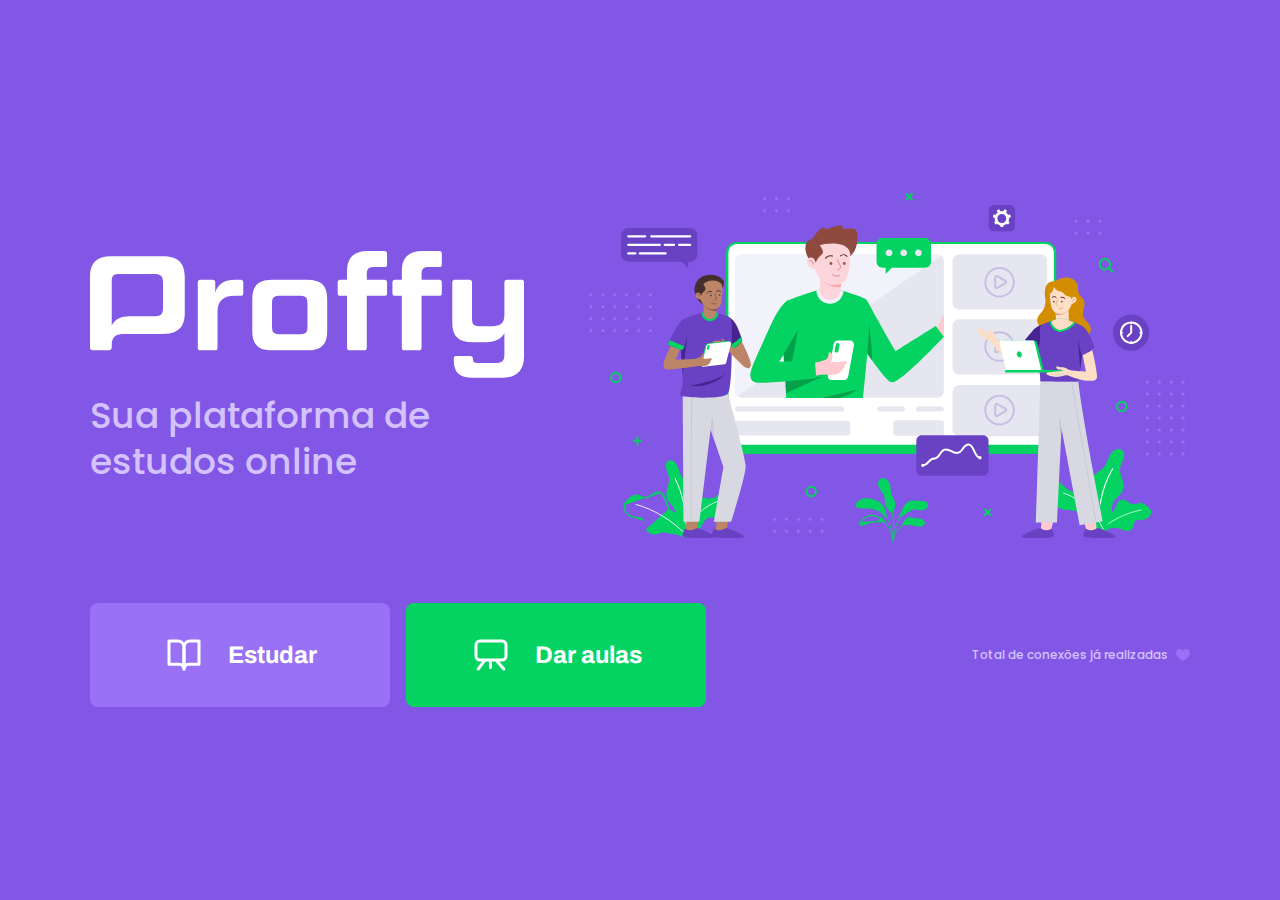
<file: index.html>
<!-- ALGUNS COMANDOS: -->
<!-- ctrl + b = deixar a barra lateral minimizada -->
<!-- ctrl + shift + r = hard reload, que busca novas informações no arquivo além do cache -->

<!DOCTYPE html>
<html lang="pt_br"> <!-- "lang" é um atributo -> corresponde a linguagem, nesse caso -->

<head><!-- uma das tags principais do HTML -> configurações do documento -->
    <meta charset="UTF-8"> 
    <meta name="viewport" content="width=device-width, initial-scale=1.0">
    <meta name="theme-color" content="8257E5">
    <title>Proffy | Sua plataforma de estudos online</title> <!-- título da página (aba do navegador) -->
    
    <link rel="shortcut icon" href="/images/favicon.png" type="image/png">
    <link rel="stylesheet" href="/styles/main.css"> <!-- tag para puxar o link do CSS de um arquivo de fora -->
    <link rel="stylesheet" href="/styles/partials/page-landing.css">
    <link rel="stylesheet" href="styles/partials/forms.css">
    
    <link href="https://fonts.googleapis.com/css2?family=Archivo:wght@400;700&amp;family=Poppins:wght@400;600&amp;display=swap" rel="stylesheet"> <!-- Tag de link para a fonte que será usada no CSS -->
</head>

<body id="page-landing"><!-- uma das tags principais do HTML -> conteúdo visível -->
    
    <div id="container"> <!--Caixa de auxílio de estilização-->
        
        <div class="logo-container"> <!--Emmet gera divs com classes automáticas a partir da digitação do ponto (.) seguido do nome da classe desejada-->
            <img src="/images/logo.svg" alt="Proffy">
            <h2>Sua plataforma de estudos online</h2>
        </div>
        <img class= "hero-image" src="/images/landing.svg" alt="Plataforma de Estudos"> <!--Imagem da página principal-->
        
        <div class="buttons-container">
            <a class= "study" href="/study.html"> <!--tag correspondente a hyperlinks-->
                <img src="/images/icons/study.svg" alt="Estudar">
                Estudar
            </a>
            <a class="give-classes" href="/give-classes.html">
                <img src="/images/icons/give-classes.svg" alt="Dar aulas">
                Dar aulas
            </a>
        </div>

        <p class="total-connections">
            Total de conexões já realizadas
            <img src="/images/icons/purple-heart.svg" alt="Coração Roxo">
        </p>
        <!-- <h1>Proffy</h1>: tag de heading, ou seja, para títulos -->
        <!-- <p>Sua plataforma de estudos online</p>:tag de paragraph, ou seja, de texto -->
        <!--<img src="" alt="Logo">: tag de imagem, contendo a fonte (source - src) e uma alternativa a mesma (alt, que também é usado pra deficientes visuais) -->
        <!--<button>Estudar</button>: tag de botão -->
        
    </div>
     
</body>
</html>
</file>
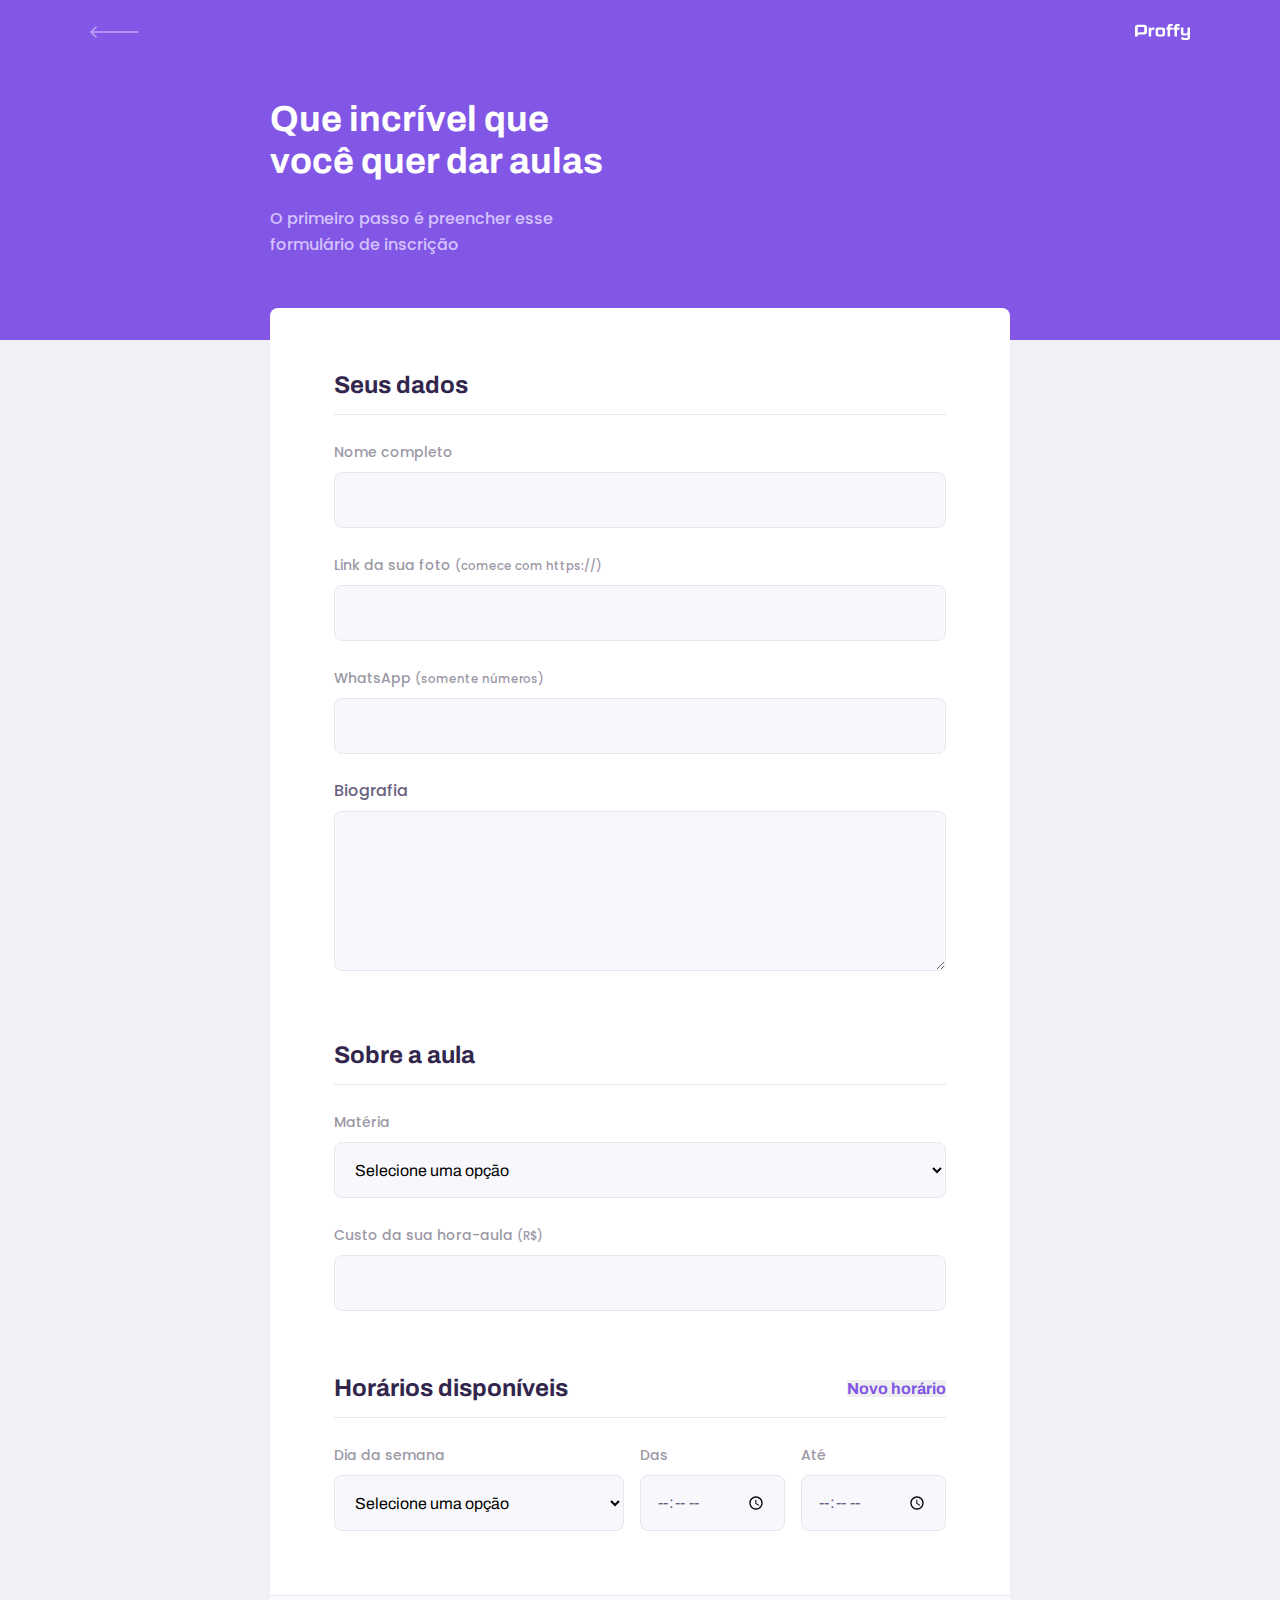
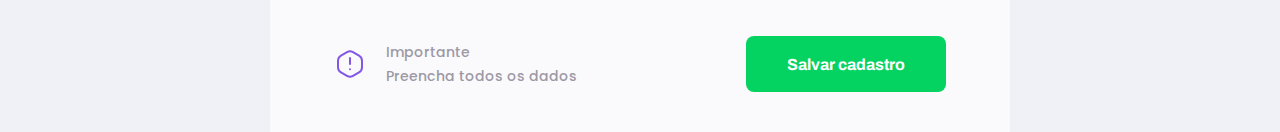
<file: give-classes.html>
<!-- ALGUNS COMANDOS: -->
<!-- ctrl + b = deixar a barra lateral minimizada -->
<!-- ctrl + shift + r = hard reload, que busca novas informações no arquivo além do cache -->

<!DOCTYPE html>
<html lang="pt_br"> <!-- "lang" é um atributo -> corresponde a linguagem, nesse caso -->

<head><!-- uma das tags principais do HTML -> configurações do documento -->
    <meta charset="UTF-8"> 
    <meta name="viewport" content="width=device-width, initial-scale=1.0">
    <title>Proffy | Sua plataforma de estudos online</title> <!-- título da página (aba do navegador) -->
    
    <link rel="shortcut icon" href="/images/favicon.png" type="image/png">
    <link rel="stylesheet" href="/styles/main.css"> <!-- tag para puxar o link do CSS de um arquivo de fora -->
    <link rel="stylesheet" href="/styles/partials/header.css">
    <link rel="stylesheet" href="/styles/partials/page-give-classes.css">
    <link rel="stylesheet" href="/styles/partials/forms.css">
    
    <link href="https://fonts.googleapis.com/css2?family=Archivo:wght@400;700&amp;family=Poppins:wght@400;600&amp;display=swap" rel="stylesheet"> <!-- Tag de link para a fonte que será usada no CSS -->

    <script src="/scripts/addField.js" defer></script> <!-- Referência do script do JavaScript que será utilizado no documento-->

</head>

<body id="page-give-classes"><!-- uma das tags principais do HTML -> conteúdo visível -->
    
    <div id="container"> <!--Caixa de auxílio de estilização-->
        <header class="page-header">
            <div class="top-bar-container">
                <a href="/"> <!--Referência com a "/" corresponde a um retorno para a página inicial-->
                    <img src="/images/icons/back.svg" alt="Voltar"> 
                </a>
                <img src="/images/logo.svg" alt="Proffy">
            </div>
            <div class="header-content">
                <strong>Que incrível que você quer dar aulas</strong> <!--tag de texto em negrito-->
                <p>O primeiro passo é preencher esse formulário de inscrição</p>
            </div>
        </header>
        
        <main> <!--Parte principal da página em questão-->
            <form action="" id="create-class">
                <fieldset>
                    <legend>Seus dados</legend>
                    <div class="input-block">
                        <label for="name">Nome completo</label>
                        <input name="name" id="name" required> <!--o que tem escrito "required" significa o campo deve ser preenchido-->
                    </div>
                    <div class="input-block">
                        <label for="avatar">Link da sua foto <small>(comece com https://)</small></label> <!--a tag <small> é para que o texto fique pequeno-->
                        <input name="avatar" id="avatar" type="url" required>
                    </div>
                    <div class="input-block">
                        <label for="whatsapp">WhatsApp <small>(somente números)</small></label>
                        <input name="whatsapp" id="whatsapp" type="number" required>
                    </div>
                    <div class="textarea-block">
                        <label for="bio">Biografia</label>
                        <textarea name="bio" id="bio" required></textarea> <!--área de texto que deve ficar em linha no código pra não quebrar a página-->
                    </div>
                </fieldset>
                
                <fieldset>
                    <legend>Sobre a aula</legend>
                    <div class="select-block">
                        <label for="subject">Matéria</label>
                        <select name="subject" id="subject" required>
                            <option value="">Selecione uma opção</option>
                            <option value="1">Artes</option> <!--o valor da option será para identificar ela no formulário quando ele for enviado-->
                            <option value="2">Biologia</option>
                            <option value="3">Ciências</option>
                            <option value="4">Educação física</option>
                            <option value="5">Física</option>
                            <option value="6">Geografia</option>
                            <option value="7">História</option>
                            <option value="8">Matemática</option>
                            <option value="9">Português</option>
                            <option value="10">Química</option>
                        </select>
                    </div>
                    <div class="input-block">
                        <label for="cost">Custo da sua hora-aula 
                            <small>(R$)</small>
                        </label>
                        <input type="cost" name="cost" id="number" required>
                    </div>
                </fieldset>
                
                <fieldset id="schedule-items">
                    <legend>
                        Horários disponíveis
                        <button type="button" id="add-time">Novo horário</button>
                    </legend>

                    <div class="schedule-item">
                        <div class="select-block">
                            <label for="weekday">Dia da semana</label>
                            <select name="weekday[]" required>
                                <option value="">Selecione uma opção</option>
                                <option value="0">Domingo</option>
                                <option value="1">Segunda-feira</option>
                                <option value="2">Terça-feira</option>
                                <option value="3">Quarta-feira</option>
                                <option value="4">Quinta-feira</option>
                                <option value="5">Sexta-feira</option>
                                <option value="6">Sábado</option>
                            </select>
                        </div>

                        <div class="input-block">
                            <label for="time_from">Das</label>
                            <input type="time" name="time_from[]" required> 
                        </div>

                        <div class="input-block">
                            <label for="time_to">Até</label>
                            <input type="time" name="time_to[]" required>
                        </div>
                    </div>
                    
                </fieldset>
            </form>

            <footer>
                <p>
                    <img src="/images/icons/warning.svg" alt="Aviso importante">
                    Importante <br> Preencha todos os dados <!-- tag <br> é de quebra de linha-->
                </p>
                <button type="submit" form="create-class">Salvar cadastro</button>
            </footer>
        </main>
    </div>
     
</body>
</html>
</file>
<file: styles/main.css>
/* [CSS] Cascading Style Sheet: Folha de estilo em cascata
    Respeito das forças de cascata entre os elementos de CSS:
        ID (valor único, não pode se repetir no documento) > Class > Tag
        Simbologia dos elementos listados acima: # > . > <h1>
    E, a depender de como esses elementos estejam em cascata, as preferências também serão distintas.
*/

/* Configurações de raiz, ou seja, que poderão ser usadas em todo o documento HTML */
:root {
    /* Variáveis */
    --color-background: #F0F0F7;
    --color-primary-lighter: #9871F5;
    --color-primary-light: #916BEA;
    --color-primary: #8257E5;
    --color-primary-dark: #774DD6;
    --color-primary-darker: #6842c2;
    --color-secondary: #04D361;
    --color-secondary-dark: #04BF58;
    --color-title-in-primary: #FFFFFF;
    --color-text-in-primary: #D4C2FF;
    --color-text-title: #32264D;
    --color-text-complement: #9C98A6;
    --color-text-base: #6A6180;
    --color-line-in-white: #E6E6F0;
    --color-input-background: #F8F8FC;
    --color-button-text: #FFFFFF;
    --color-box-base: #FFFFFF;
    --color-box-footer: #FAFAFC;
    --color-small-info: #C1BCCC;

   /* Configuração de fontes:
        Tamanho padrão: 16px - 100% - 1rem 
        rem = medida relativa ao que foi configurado como padrão no root */
    font-size: 60%; /* controle das medidas rem */
}

/*Configurações Gerais: */
* {
    margin: 0;
    padding: 0;
    box-sizing: border-box; /*tamanho da caixa. Nesse caso, ocorre a padronização de tamanho pela borda da caixa, não pelo conteúdo como é o padrão do CSS */
}

html,
body {
    height: 100vh;
}

body {
    background-color: var(--color-background);
    display: flex; /* alguns usados nas tags: block (ocupa toda a linha), inline (um ao lado do outro), flex (muda o fluxo padrão do HTML e deixa os elementos um ao lado do outro)  */
    align-items: center; /*alinhamento dos itens ao centro do body (100vh) */
    justify-content: center; /*justifica os conteúdos ao centro */

}

/*Configuração de Fonte */
body,
input,
button,
textarea {
    font: 500 1.6rem Poppins; /*Peso (weight), tamanho (size) e fonte (family), respectivamente */
    color: var(--color-text-base);

}

#container {
    /* border: ; /* borda da caixa de forma unificada */
    /* padding: ; /* preenchimento da caixa de forma unificada */
    /* margin: ; /* margens da caixa de forma unificada */

    width: 90vw; /* largura da caixa */
    max-width: 700px; /* tamanho máximo pra a largura. Caso passe dos 700px, ela fixa nos 700px e abaixo disso a largura fica relativa a medida acima (90vw) */
    /* height: ; /* altura da caixa */ 
}

/* Configuração para fontes em dispositivos móveis */
@media (min-width: 700px) {
    :root {
        font-size: 62.5%; /* Todo 1rem é equivalente a 10px */
    }
}
</file>
<file: styles/partials/page-landing.css>
#page-landing {
    background: var(--color-primary);

}

/*Mudança somente no texto das páginas principais*/
#page-landing #container {
    color: var(--color-text-in-primary);
    
}

.logo-container img {
    height: 10rem;
}

.logo-container {
    text-align: center;
    margin-bottom: 3.2rem;
}

/*Alteração no texto que está contido na tag <h2>*/
.logo-container h2 {
    font-weight: 500;
    font-size: 3.6rem;
    line-height: 4.6rem;
    margin-top: 0.8rem;
}

/*Alteração na imagem da tela de início*/
.hero-image {
    width: 100%;
}

/*Alteração nos botões da página principal*/
.buttons-container {
    display: flex;
    justify-content: center;
    margin: 3.2rem 0;
}

.buttons-container a {
    width: 30rem;
    height: 10.4rem;

    border-radius: 0.8rem; /*Arredonda a borda da caixa*/
    margin-right: 1.6rem;

    font: 700 2.4rem Archivo;

    display: flex;
    align-items: center;
    justify-content: center;

    text-decoration: none; /*Retira o underline dos nomes dos links das tags <a>*/
    
    transition: background 0.2s; /* tempo de transição das cores do :hover */

    color: var(--color-button-text);

}

.buttons-container a img {
    width: 4rem;
    margin-right: 2.4rem;

}

.buttons-container a.study {
    background: var(--color-primary-lighter);
}

/*Cor de transição quando o mouse passa no botão estudar*/
.buttons-container a.study:hover {
    background: var(--color-primary-light);
}

.buttons-container a.give-classes {
    background: var(--color-secondary);
    margin-right: 0;
}
/*Cor de transição quando o mouse passa no botão dar aulas*/
.buttons-container a.give-classes:hover {
    background: var(--color-secondary-dark);
}

.total-connections {
    font-size: 1.8rem;

    display: flex;
    align-items: center;
    justify-content: center;
}

.total-connections img {
    margin-left: 0.8rem;
}

@media (max-width: 699px) {
    :root{
        font-size: 40%; /* modificar as medidas rem */
    }
}

@media (min-width: 1100px) {
    #page-landing #container {
        max-width: 1100px;
        display: grid; /*disposição dos elementos no CSS em forma de grade */
        grid-template-columns: 2fr 1fr 2fr ; /*tamanho de cada uma das colunas conforme desejado. A medida fr é relativa e vem de "fraction" */
        grid-template-rows: 350px 1fr;
        grid-template-areas:  /* delimitador das áreas da grade feita anteriormente */
        "proffy image image"
        "button button texting";
        gap: 60px; /*Espaçamento entre os elementos da grade*/
    }
    /*Determinação de cada elemento nas áreas definidas anteriormente */
    .logo-container{
        grid-area: proffy;
        text-align: initial;
        align-self: center; /* Alinhamento central */
        margin: 0;
    }

    .logo-container img {
        height: 127px;

    }
    .hero-image {
        grid-area: image;
        height: 350px;
    }
    .buttons-container {
        justify-content: flex-start;
        grid-area: button;
        margin: 0;
    }
    .total-connections {
        justify-self: end;
        grid-area: texting;
        font-size: 1.2rem;
    }
}
</file>
<file: styles/partials/forms.css>
.select-block label,
.input-block label,
.textarea-block textarea {
    font-size: 1.4rem;
    color: var(--color-text-complement);
}

.input-block input,
.select-block select,
.textarea-block textarea {
    width: 100%;
    height: 5.6rem;
    margin-top: .8rem;
    border-radius: .8rem;
    background: var(--color-input-background);
    border: 1px solid var(--color-line-in-white);
    outline: 0;
    padding: 0 1.6rem;
    font: 1.6rem Archivo;
}

.textarea-block textarea {
    padding: 1.2rem 1.6rem;
    height: 16rem;

    resize: vertical;
}

.input-block,
.textarea-block {
    position: relative;
}

.input-block:focus-within::after
.textarea-block:focus-within::after { /*Criação de um elemento HTML através do CSS */
    content: "";

    width: calc(100% - 3.2rem);
    height: 2px;
    background: var(--color-primary-light);

    position: absolute; /*Fixa a posição da linha no documento (abaixo da caixa da hora, nesse caso)*/
    left: 1.6rem;
    bottom: 0;
}
</file>
<file: styles/partials/header.css>
.page-header {
    background-color: var(--color-primary);

    display: flex;
    flex-direction: column; /*direção de aplicação do flex*/
}

.page-header .top-bar-container {
    width: 90%;
    margin: 0 auto;

    display: flex;
    align-items: center;
    justify-content: space-between;

    padding: 1.6rem 0;
}

.page-header .top-bar-container a {
    height: 3.2rem;
    transition: opacity 0.2s;   
    
}

.page-header .top-bar-container a:hover {
    opacity: 0.6;
}

.page-header .top-bar-container > img {
    height: 1.6rem;
}

.page-header .header-content {
    width: 90%;
    margin: 3.2rem auto;
    position: relative;
}

.page-header .header-content strong {
    font: 700 3.6rem Archivo;
    line-height: 4.2rem;
    color: var(--color-title-in-primary);
}

.page-header .header-content p {
    max-width: 30rem;
    font-size: 1.6rem;
    line-height: 2.6rem;
    color: var(--color-text-in-primary);
    margin-top: 2.4rem;
}

@media (min-width:700px) {
    #page-study #container {
        max-width: 100vw;
    }

    .page-header{
        height: 340px;
    }

    .page-header .top-bar-container {
        max-width: 1100px;
    }

    .page-header .header-content {
        max-width: 740px;
        
        margin: 0 auto;

        flex: 1 1;
        padding-bottom: 48px;
        display: flex;
        flex-direction: column;
        justify-content: center;


    }

    .page-header .header-content strong {
        max-width: 350px;
    }

}
</file>
<file: styles/partials/page-give-classes.css>
#page-give-classes #container {
    width: 100vw;
    height: 100vh;
}

#page-give-classes .page-header .header-content {
    margin-bottom: 6.4rem;
}

#page-give-classes main {
    background: var(--color-box-base);
    width: 100%;
    max-width: 74rem;
    border-radius: .8rem;
    margin: -3.2rem auto 3.2rem;
    padding-top: 6.4rem;
}

#page-give-classes fieldset {
    border: none;

    padding: 0 2.4rem;
}

#page-give-classes fieldset legend {
    font: 700 2.4rem Archivo;
    color: var(--color-text-title);
    margin-bottom: 2.4rem;

    display: flex;
    justify-content: space-between;
    align-items: center;

    width: 100%;

    padding-bottom: 1.6rem;
    border-bottom: 1px solid var(--color-line-in-white);
}

#page-give-classes fieldset legend button {
    background-color: none;
    border: 0;
    float: right; /*coloca o botão na extremidade direita da página*/

    color: var(--color-primary);

    font: 700 1.6rem Archivo;

    cursor: pointer;

    transition: 0.2s; /*transição de todas as propriedades*/
}

#page-give-classes fieldset legend button:hover {
    /* transform: translateY(-5px); - coloca o hover no eixo y, movimentando o conteúdo */
    color: var(--color-primary-dark);
}

#page-give-classes fieldset+fieldset {
    margin-top: 6.4rem;
}

#page-give-classes .input-block+.input-block,
#page-give-classes .input-block+.textarea-block,
#page-give-classes .select-block+.input-block { /* o + se refere a classe que possui a classe anterior associada a ela */
    margin-top: 2.4rem;

}

#page-give-classes main footer {
    padding: 4rem 2.4rem;

    background: var(--color-box-footer);
    border-top: 1px solid var(--color-line-in-white);
    margin-top: 6.4rem;
}

#page-give-classes main footer p {
    display: flex;
    align-items: center;
    justify-content: center;

    font-size: 1.4rem;
    line-height: 2.4rem;

    color: var(--color-text-complement);
}

#page-give-classes main footer p img {
    margin-right: 2rem;

}

#page-give-classes main footer button {
    width: 100%;
    height: 5.6rem;
    
    background: var(--color-secondary);
    color: var(--color-button-text);
    border: 0;
    border-radius: 0.8rem;
    cursor: pointer;
    font: 700 1.6rem Archivo;
    
    display: flex;
    align-items: center;
    justify-content: center;
    
    text-decoration: none;
    transition: 0.2s;
    margin-top: 3.2rem;

}

#page-give-classes main footer button:hover {
    background: var(--color-secondary-dark);
  }

.schedule-item+.schedule-item {
    margin-top: 3.2rem;
    padding-top: 3.2rem;

    border-top: 1px solid var(--color-line-in-white);
}

@media (min-width: 700px) {
    #page-give-classes #container {
        max-width: 100vw;
    }

    #page-give-classes .page-header .header-content {
        margin-bottom: 0;

    }

    #page-give-classes main fieldset {
        padding: 0 64px;
    }

    .schedule-item {
        display: grid;
        grid-template-columns: 2fr 1fr 1fr;
        column-gap: 1.6rem;
    }

    #page-give-classes #schedule-items .select-block+.input-block, 
    #page-give-classes #schedule-items .input-block+.input-block  {
        margin-top: 0;

    }

    #page-give-classes main footer {
        padding: 40px 64px;

        display: flex;
        align-items: center;
        justify-content: space-between;
    }

    #page-give-classes main footer button {
        margin-top: 0;

        width: 200px;
    }
}
</file>
